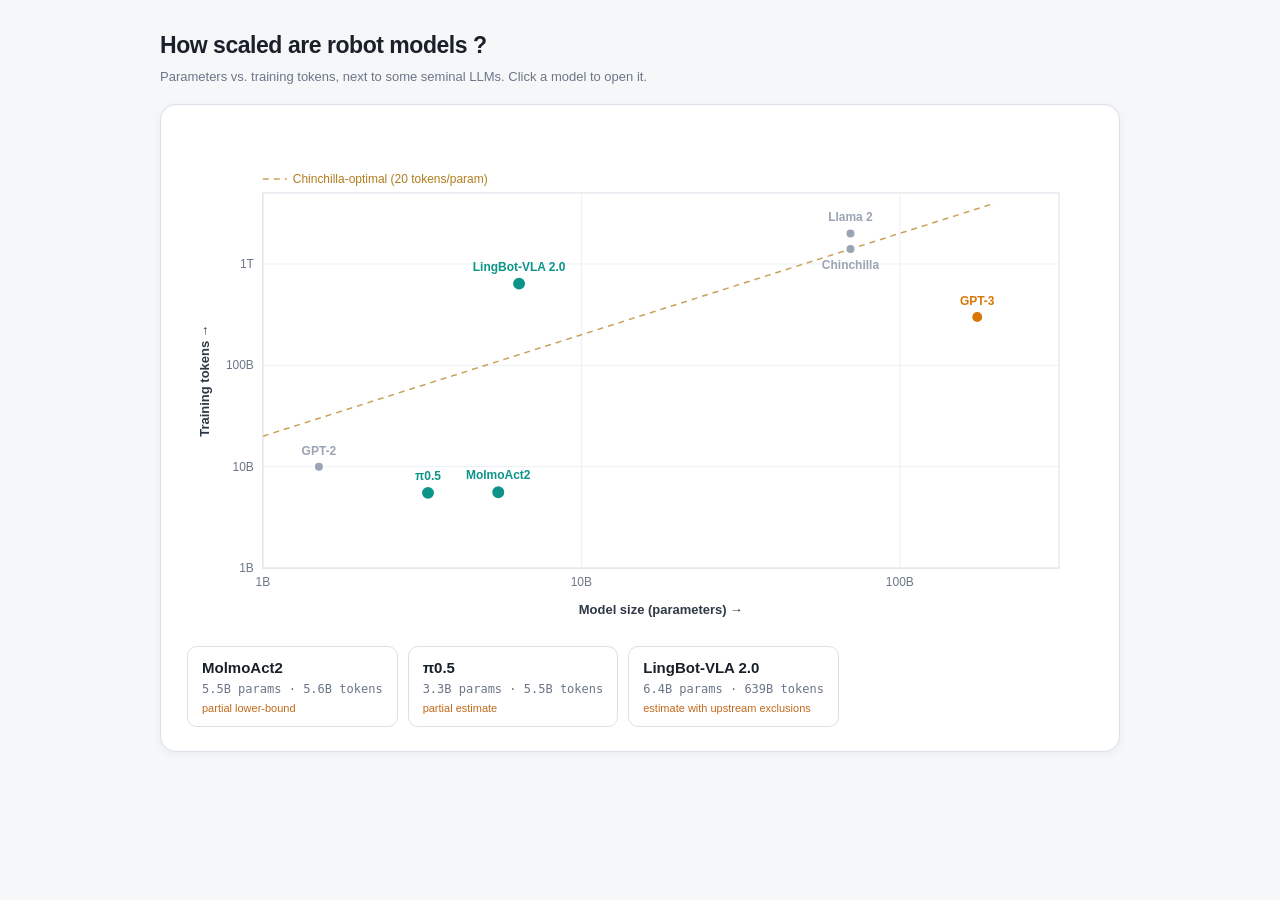
<file: index.html>
<!DOCTYPE html>
<html lang="en">
<head>
<meta charset="UTF-8" />
<meta name="viewport" content="width=device-width, initial-scale=1.0" />
<title>Scale Estimator</title>
<link rel="stylesheet" href="style.css">
</head>
<body>
<div class="wrap">
  <div class="top">
    <div>
      <h1>How scaled are robot models&nbsp;?</h1>
      <div style="color:var(--dim);font-size:13px">Parameters vs. training tokens, next to some seminal LLMs. Click a model to open it.</div>
    </div>
  </div>

  <div class="hero">
    <div class="axiswrap">
      <svg id="scatter" viewBox="0 0 900 460" style="width:100%;height:auto"></svg>
      <div class="tip" id="tip"></div>
    </div>
    <div class="models" id="models"></div>
  </div>
</div>

<script src="data.js"></script>
<script src="scale.js"></script>
<script>
const $=id=>document.getElementById(id);

function draw(){
  let robot="";
  const cards=[];
  Object.keys(MODELS).forEach(name=>{
    const model=getModelVals(name);
    const t=tokensFrom(applyPrimaryOverrides(model,editableDefaults(model)));
    const href="model.html?m="+encodeURIComponent(name);
    robot+=`<a href="${href}">`
      +robotPointSVG(t.N,t.eff,ROBOT_POINT.effective,name,-13)
      +`</a>`;
    cards.push(`<a class="modelcard" href="${href}"><div class="mname">${name}</div>`
      +`<div class="mmeta">${fmt(t.N)} params · ${fmt(t.eff)} tokens</div>`
      +`<div class="mscope">${t.estimateKind}</div></a>`);
  });
  $("scatter").innerHTML=plotScaffold()+robot+plotBorder()+hoverLines();
  $("models").innerHTML=cards.join("");
}

if(typeof MODELS!=="undefined"){ draw(); attachCrosshair($("scatter"),$("tip")); }
</script>
</body>
</html>
</file>
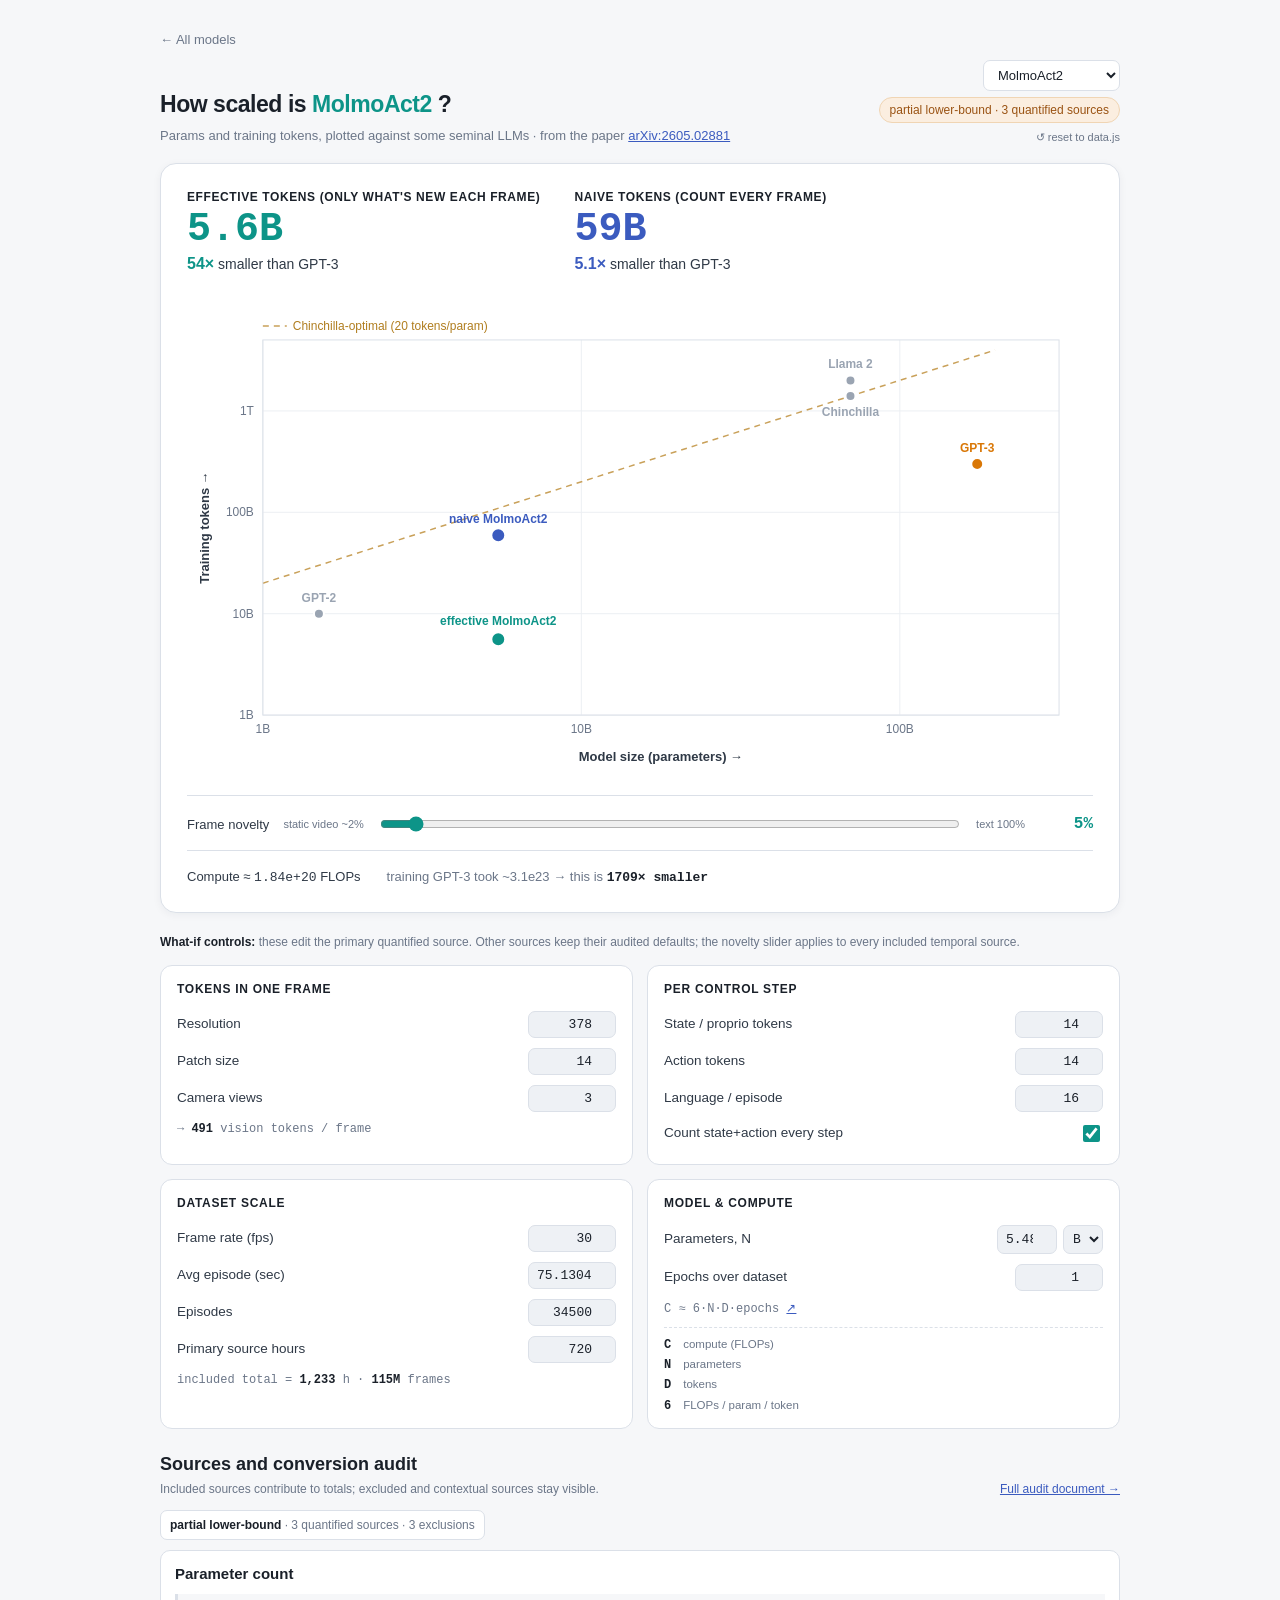
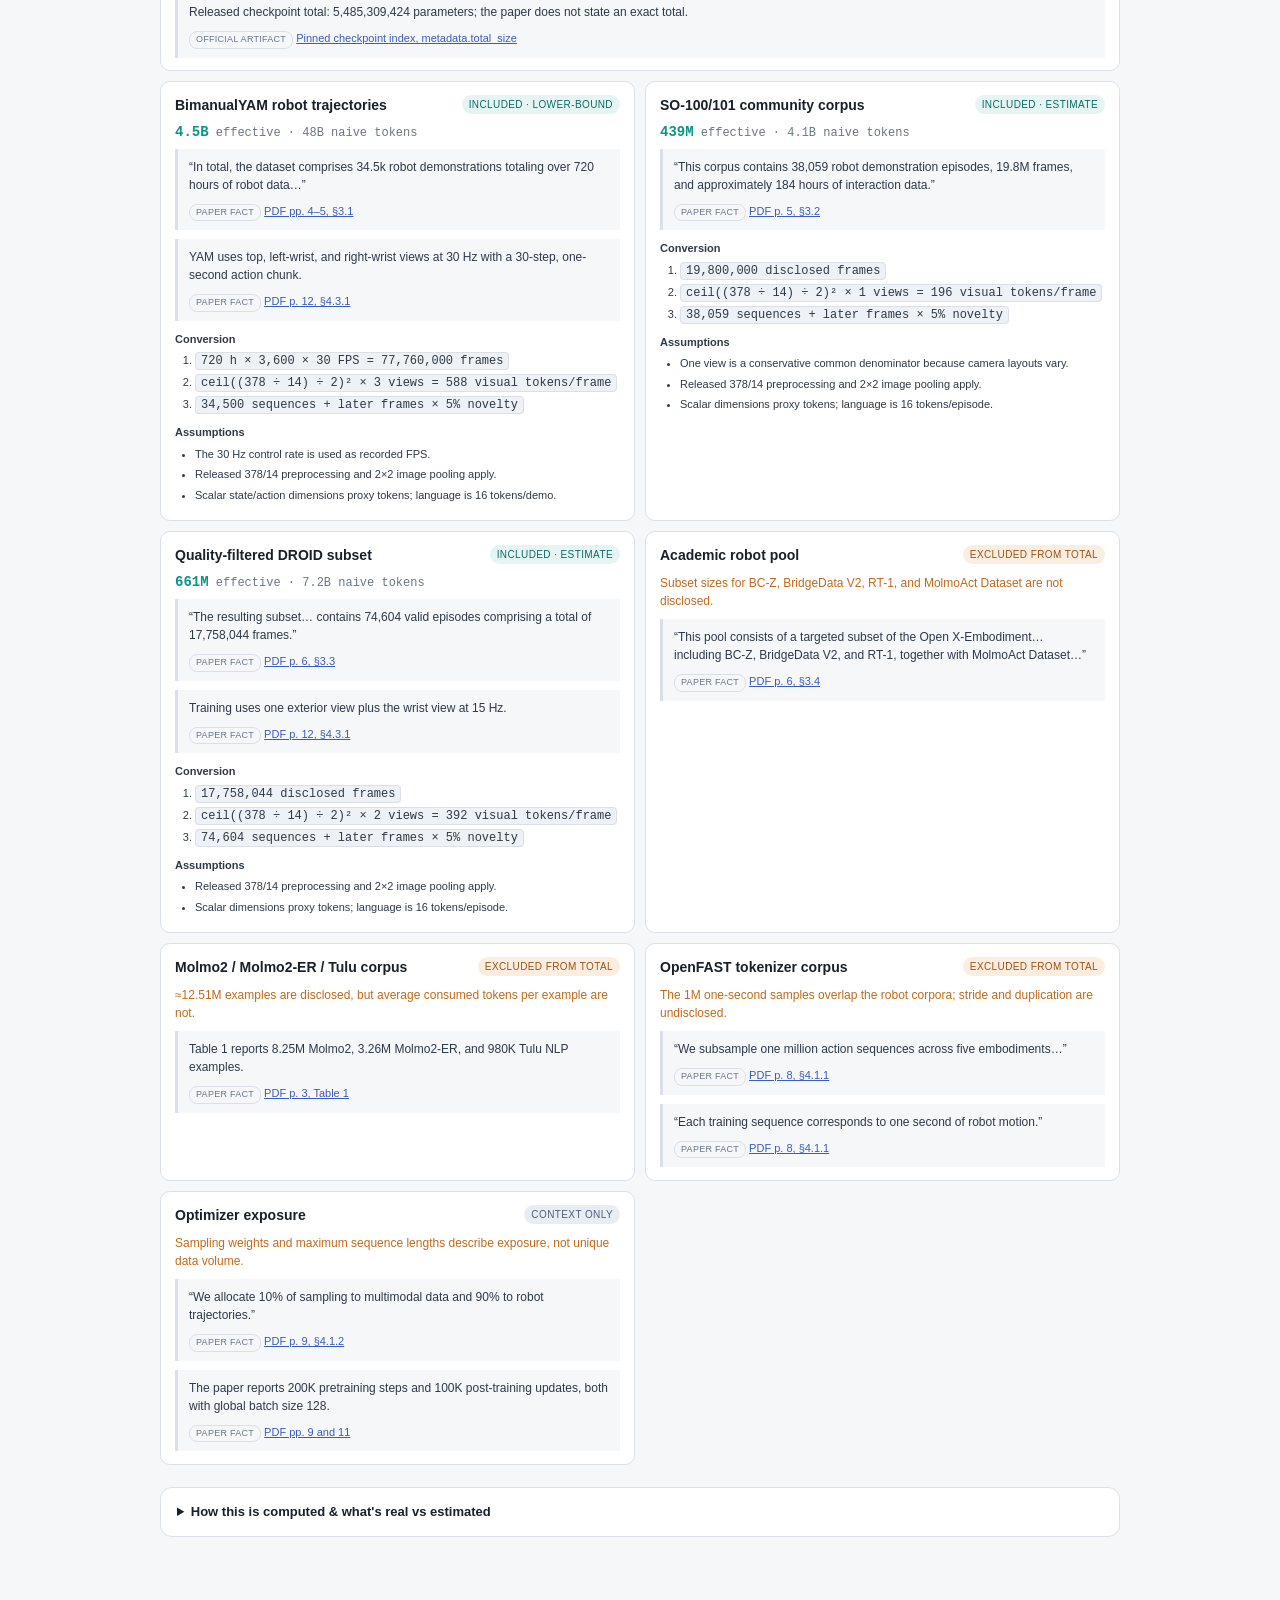
<file: model.html>
<!DOCTYPE html>
<html lang="en">
<head>
<meta charset="UTF-8" />
<meta name="viewport" content="width=device-width, initial-scale=1.0" />
<title>Scale Estimator</title>
<link rel="stylesheet" href="style.css">
</head>
<body>
<div class="wrap">
  <a class="back" href="index.html">← All models</a>
  <div class="top">
    <div>
      <h1>How scaled is <span id="modelName">…</span>&nbsp;?</h1>
      <div style="color:var(--dim);font-size:13px">Params and training tokens, plotted against some seminal LLMs · from the paper <a id="paperLink" href="#" target="_blank" rel="noopener">…</a></div>
    </div>
    <div style="display:flex;flex-direction:column;align-items:flex-end;gap:6px">
      <select id="modelSel"></select>
      <span class="chip guess" id="chipNote"></span>
      <a href="#" id="resetBtn" style="font-size:11px;color:var(--dim);text-decoration:none">↺ reset to data.js</a>
    </div>
  </div>

  <!-- HERO -->
  <div class="hero">
    <div class="bignums">
      <div class="big eff">
        <div class="tag">Effective tokens (only what's new each frame)</div>
        <div class="n" id="effN">—</div>
        <div class="vs" id="effVs">—</div>
      </div>
      <div class="big naive">
        <div class="tag">Naive tokens (count every frame)</div>
        <div class="n" id="naiveN">—</div>
        <div class="vs" id="naiveVs">—</div>
      </div>
    </div>

    <div class="axiswrap">
      <svg id="scatter" viewBox="0 0 900 460" style="width:100%;height:auto"></svg>
      <div class="tip" id="tip"></div>
    </div>

    <div class="nov">
      <label>Frame novelty</label>
      <span class="ends">static video ~2%</span>
      <input type="range" id="novelty" value="5" min="0" max="100" step="1">
      <span class="ends">text 100%</span>
      <span class="v" id="noveltyVal">5%</span>
    </div>

    <div class="compute">
      <span>Compute ≈ <b id="flopsEff">—</b> FLOPs</span>
      <span id="flopsVs" style="color:var(--dim)">—</span>
    </div>
  </div>

  <!-- CONTROLS -->
  <div class="control-note"><b>What-if controls:</b> these edit the primary quantified source. Other sources keep their audited defaults; the novelty slider applies to every included temporal source.</div>
  <div class="controls">
    <div class="card">
      <h2>Tokens in one frame</h2>
      <div class="r"><label title="square image, pixels">Resolution</label><input type="number" id="res" min="32" step="16"></div>
      <div class="r"><label title="ViT splits into (res/patch)² patches">Patch size</label><input type="number" id="patch" min="2"></div>
      <div class="r"><label>Camera views</label><input type="number" id="views" min="1"></div>
      <div class="r"><span class="derived">→ <b id="visPerFrame">—</b> vision tokens / frame</span></div>
    </div>
    <div class="card">
      <h2>Per control step</h2>
      <div class="r"><label title="joint angles, gripper">State / proprio tokens</label><input type="number" id="state" min="0"></div>
      <div class="r"><label title="what the policy predicts">Action tokens</label><input type="number" id="action" min="0"></div>
      <div class="r"><label title="instruction, once per episode">Language / episode</label><input type="number" id="lang" min="0"></div>
      <div class="r"><label title="off = actions get the novelty discount too">Count state+action every step</label><input type="checkbox" id="actNovel"></div>
    </div>
    <div class="card">
      <h2>Dataset scale</h2>
      <div class="r"><label>Frame rate (fps)</label><input type="number" id="fps" min="1"></div>
      <div class="r"><label>Avg episode (sec)</label><input type="number" id="eplen" min="1"></div>
      <div class="r"><label>Episodes</label><input type="number" id="episodes" min="1" step="1000"></div>
      <div class="r"><label title="if >0, overrides episodes×length for the primary source">Primary source hours</label><input type="number" id="hours" min="0" step="10"></div>
      <div class="r"><span class="derived">included total = <b id="totHours">—</b> h · <b id="totFrames">—</b> frames</span></div>
    </div>
    <div class="card">
      <h2>Model & compute</h2>
      <div class="r"><label>Parameters, N</label>
        <span style="display:flex;gap:6px"><input type="number" id="params" min="0.001" step="0.5" style="width:60px">
        <select id="paramUnit"><option value="1e9">B</option><option value="1e6">M</option></select></span></div>
      <div class="r"><label title="robot data is often repeated many times">Epochs over dataset</label><input type="number" id="epochs" min="0.1" step="0.5"></div>
      <div class="r"><span class="derived">C ≈ 6·N·D·epochs <a href="https://arxiv.org/abs/2203.15556" target="_blank" rel="noopener" title="Chinchilla (Hoffmann et al., 2022)">↗</a></span></div>
      <div class="legend">
        <span><b>C</b> compute (FLOPs)</span>
        <span><b>N</b> parameters</span>
        <span><b>D</b> tokens</span>
        <span><b>6</b> FLOPs / param / token</span>
      </div>
    </div>
  </div>

  <div id="audit"></div>

  <details>
    <summary>How this is computed &amp; what's real vs estimated</summary>
    <p>Naive totals count every frame. Effective totals keep the first frame in each sequence and discount later visual content by the novelty setting. The source audit below identifies every fact, assumption, formula, and exclusion.</p>
  </details>
</div>

<script src="data.js"></script>
<script src="scale.js"></script>
<script>
const $=id=>document.getElementById(id);
let currentModel="";

function readVals(){
  return {
    res:$("res").value, patch:$("patch").value, views:$("views").value,
    state:$("state").value, action:$("action").value, lang:$("lang").value,
    fps:$("fps").value, novelty:$("novelty").value, eplen:$("eplen").value,
    episodes:$("episodes").value, hours:$("hours").value, epochs:$("epochs").value,
    params:$("params").value, paramUnit:$("paramUnit").value,
    countEveryStep:$("actNovel").checked
  };
}

function drawScatter(naive,eff,N){
  $("scatter").innerHTML=plotScaffold()
    +robotPointSVG(N,naive,ROBOT_POINT.naive,"naive "+currentModel,-12)
    +robotPointSVG(N,eff,ROBOT_POINT.effective,"effective "+currentModel,-14)
    +plotBorder()+hoverLines();
}

function calc(){
  const vals=readVals();
  if(currentModel) saveModelVals(currentModel,vals); // persist edits for this tab session
  const model=applyPrimaryOverrides(getModelVals(currentModel),vals);
  const t=tokensFrom(model);
  $("visPerFrame").textContent=fmt(t.visPerFrame);
  $("noveltyVal").textContent=(t.nov*100).toFixed(0)+"%";
  $("totHours").textContent=(t.totalSeconds/3600).toLocaleString(undefined,{maximumFractionDigits:0});
  $("totFrames").textContent=fmt(t.totFrames);
  $("naiveN").textContent=fmt(t.naive);
  $("effN").textContent=fmt(t.eff);
  $("naiveVs").innerHTML=ratio(t.naive,GPT3_TOKENS);
  $("effVs").innerHTML=ratio(t.eff,GPT3_TOKENS);
  $("flopsEff").textContent=t.flopsEff.toExponential(2);
  $("flopsVs").innerHTML=flopsRatioHTML(t.flopsEff);
  drawScatter(t.naive,t.eff,t.N);
  $("audit").innerHTML=auditHTML(model,t);
}

function loadModel(name){
  if(!MODELS[name]) return;
  const m=getModelVals(name); // session override if present, else data.js
  const vals=editableDefaults(m);
  $("params").value=vals.params; $("paramUnit").value=vals.paramUnit;
  $("res").value=vals.res; $("patch").value=vals.patch; $("views").value=vals.views;
  $("state").value=vals.state; $("action").value=vals.action; $("lang").value=vals.lang;
  $("fps").value=vals.fps; $("novelty").value=vals.novelty; $("eplen").value=vals.eplen;
  $("episodes").value=vals.episodes; $("hours").value=vals.hours; $("epochs").value=vals.epochs;
  $("actNovel").checked=vals.countEveryStep;
  currentModel=name;
  document.title=name+" · Scale Estimator";
  $("modelName").textContent=name;
  $("paperLink").textContent=m.paper.replace("https://arxiv.org/abs/","arXiv:");
  $("paperLink").href=m.paper;
  const included=m.sources.filter(source=>source.status==="included").length;
  $("chipNote").textContent=`${m.estimateKind} · ${included} quantified source${included===1?"":"s"}`;
  $("chipNote").style.display="";
  history.replaceState(null,"","model.html?m="+encodeURIComponent(name));
  calc();
}

document.querySelectorAll("input,#paramUnit").forEach(el=>el.addEventListener("input",calc));
$("modelSel").addEventListener("change",e=>loadModel(e.target.value));
$("resetBtn").addEventListener("click",e=>{e.preventDefault();clearModelVals(currentModel);loadModel(currentModel);});

if(typeof MODELS!=="undefined"){
  const keys=Object.keys(MODELS);
  keys.forEach(k=>{const o=document.createElement("option");o.value=k;o.textContent=k;$("modelSel").appendChild(o);});
  const want=new URLSearchParams(location.search).get("m");
  const start=(want&&MODELS[want])?want:keys[0];
  $("modelSel").value=start;
  loadModel(start);
  attachCrosshair($("scatter"),$("tip"));
}
</script>
</body>
</html>
</file>
<file: style.css>
:root{
  --bg:#f6f7f9; --panel:#ffffff; --panel2:#eef1f5; --line:#dbe0e8;
  --ink:#1a2029; --dim:#6b7688; --text:#2f3946;
  --accent:#0d9488; --naive:#3b5bbf; --warn:#c2691a;
  --mono:ui-monospace,SFMono-Regular,Menlo,monospace;
}
*{box-sizing:border-box}
body{margin:0;background:var(--bg);color:var(--ink);
  font:15px/1.5 -apple-system,BlinkMacSystemFont,"Segoe UI",Roboto,sans-serif;}
.wrap{max-width:1000px;margin:0 auto;padding:28px 20px 70px;}
a{color:var(--naive);}
h1{font-size:23px;margin:0 0 4px;letter-spacing:-.02em;}
h1 span{color:var(--accent);}
.top{display:flex;justify-content:space-between;align-items:flex-end;flex-wrap:wrap;gap:8px;margin-bottom:18px;}
.back{display:inline-block;font-size:13px;color:var(--dim);text-decoration:none;margin-bottom:10px;}
.back:hover{color:var(--naive);}
.chip{font-size:12px;padding:3px 10px;border-radius:20px;border:1px solid var(--line);}
.chip.guess{background:#fbeee0;color:#9a5313;border-color:#f0d5b4;}

.hero{background:var(--panel);border:1px solid var(--line);border-radius:16px;
  padding:24px 26px;box-shadow:0 2px 8px rgba(20,30,50,.05);}
.bignums{display:flex;gap:34px;flex-wrap:wrap;margin-bottom:6px;}
.big .tag{font-size:12px;color:var(--ink);text-transform:uppercase;letter-spacing:.05em;font-weight:700;}
.big .n{font:700 40px/1 var(--mono);margin:4px 0 2px;}
.big.eff .n{color:var(--accent);}
.big.naive .n{color:var(--naive);}
.big .vs{font-size:14px;color:var(--text);}
.big .vs b{font-size:16px;}
.big.eff .vs b{color:var(--accent);}
.big.naive .vs b{color:var(--naive);}

.axiswrap{margin:34px 4px 10px;position:relative;}

.nov{display:flex;align-items:center;gap:14px;margin-top:20px;padding-top:18px;border-top:1px solid var(--line);}
.nov label{font-size:13px;color:var(--text);white-space:nowrap;}
.nov input[type=range]{flex:1;accent-color:var(--accent);}
.nov .v{font:700 16px var(--mono);color:var(--accent);min-width:54px;text-align:right;}
.nov .ends{font-size:11px;color:var(--dim);}

.compute{display:flex;gap:26px;flex-wrap:wrap;margin-top:16px;padding-top:16px;border-top:1px solid var(--line);font-size:13px;color:var(--text);}
.compute b{font-family:var(--mono);font-weight:400;}
#flopsVs b{font-weight:700;color:var(--ink);}

.control-note{margin:20px 0 -6px;color:var(--dim);font-size:12px;}
.control-note b{color:var(--ink);}
.controls{display:grid;grid-template-columns:1fr 1fr;gap:14px;margin-top:20px;}
@media(max-width:760px){.controls{grid-template-columns:1fr}.bignums{gap:20px}}
.card{background:var(--panel);border:1px solid var(--line);border-radius:12px;padding:14px 16px;}
.card h2{font-size:12px;text-transform:uppercase;letter-spacing:.06em;color:var(--ink);margin:0 0 8px;font-weight:700;}
.r{display:flex;justify-content:space-between;align-items:center;gap:10px;padding:5px 0;}
.r label{color:var(--text);font-size:13.5px;}
input[type=number]{width:88px;background:var(--panel2);border:1px solid var(--line);
  color:var(--ink);border-radius:7px;padding:5px 8px;font:13px var(--mono);text-align:right;}
select{background:var(--panel2);border:1px solid var(--line);color:var(--ink);border-radius:7px;padding:5px;font:13px var(--mono);}
#modelSel{background:var(--panel);padding:6px 10px;font-family:inherit;cursor:pointer;}
input[type=checkbox]{width:17px;height:17px;accent-color:var(--accent);}
.derived{color:var(--dim);font:12px var(--mono);}
.derived b{color:var(--ink);}
.legend{display:flex;flex-direction:column;gap:3px;margin-top:6px;padding-top:8px;border-top:1px dashed var(--line);}
.legend span{font-size:11.5px;color:var(--dim);}
.legend b{display:inline-block;min-width:12px;color:var(--ink);font:600 12px var(--mono);margin-right:4px;}

details{margin-top:22px;background:var(--panel);border:1px solid var(--line);border-radius:12px;padding:4px 16px;}
summary{cursor:pointer;font-size:13px;color:var(--ink);padding:10px 0;font-weight:700;}
details p{color:var(--text);font-size:13px;}
.tip{position:absolute;pointer-events:none;background:#1a2029;color:#fff;
  font:12px var(--mono);padding:5px 9px;border-radius:6px;opacity:0;
  transform:translate(-50%,-150%);white-space:nowrap;transition:opacity .08s;z-index:5;}
code{background:var(--panel2);border:1px solid var(--line);border-radius:4px;padding:1px 5px;font-size:12px;}

/* overview: clickable model list */
.models{display:flex;flex-wrap:wrap;gap:10px;margin-top:18px;}
.modelcard{display:block;text-decoration:none;background:var(--panel);border:1px solid var(--line);
  border-radius:10px;padding:10px 14px;min-width:150px;transition:border-color .12s,box-shadow .12s;}
.modelcard:hover{border-color:var(--accent);box-shadow:0 2px 8px rgba(20,30,50,.06);}
.modelcard .mname{font-weight:600;color:var(--ink);}
.modelcard .mmeta{font:12px var(--mono);color:var(--dim);margin-top:2px;}
.modelcard .mscope{font-size:11px;color:var(--warn);margin-top:4px;}

/* per-model evidence ledger */
.audit{margin-top:22px;}
.audit-title{display:flex;justify-content:space-between;align-items:flex-end;gap:16px;flex-wrap:wrap;}
.audit-title h2{font-size:18px;margin:0 0 2px;}
.audit-title p{margin:0;color:var(--dim);font-size:12px;max-width:680px;}
.audit-title>a{font-size:12px;white-space:nowrap;}
.audit-summary{display:inline-block;margin:12px 0 10px;padding:5px 9px;border:1px solid var(--line);
  border-radius:7px;background:var(--panel);color:var(--dim);font-size:12px;}
.audit-summary b{color:var(--ink);}
.parameter-source{background:var(--panel);border:1px solid var(--line);border-radius:10px;padding:12px 14px;margin-bottom:10px;}
.audit-grid{display:grid;grid-template-columns:1fr 1fr;gap:10px;}
@media(max-width:760px){.audit-grid{grid-template-columns:1fr}}
.audit-card{background:var(--panel);border:1px solid var(--line);border-radius:10px;padding:13px 14px;min-width:0;}
.audit-card-head{display:flex;justify-content:space-between;align-items:flex-start;gap:10px;}
.audit-card h3{font-size:14px;margin:0;}
.audit-status{font-size:10px;text-transform:uppercase;letter-spacing:.04em;border-radius:10px;padding:2px 7px;white-space:nowrap;}
.audit-status.included{color:#0a6d63;background:#e6f5f3;}
.audit-status.excluded{color:#9a5313;background:#fbeee0;}
.audit-status.context{color:#4f5f75;background:#e8edf4;}
.contribution{font:12px var(--mono);color:var(--dim);margin:8px 0;}
.contribution b{font-size:14px;color:var(--accent);}
.exclusion{font-size:12px;color:var(--warn);margin:8px 0;}
.audit blockquote,.audit .evidence{margin:9px 0 0;padding:9px 11px;border-left:3px solid var(--line);background:var(--bg);}
.audit blockquote p,.audit .evidence p{margin:0 0 5px;color:var(--text);font-size:12px;}
.audit cite{font-style:normal;color:var(--dim);font-size:11px;}
.fact-tag{display:inline-block;border:1px solid var(--line);border-radius:8px;padding:1px 6px;text-transform:uppercase;font-size:9px;letter-spacing:.03em;}
.audit-math,.assumptions{margin-top:10px;color:var(--text);font-size:11px;}
.audit-math ol,.assumptions ul{margin:5px 0 0;padding-left:20px;}
.audit-math li,.assumptions li{margin:4px 0;}
.audit-math code{white-space:normal;overflow-wrap:anywhere;}
</file>
